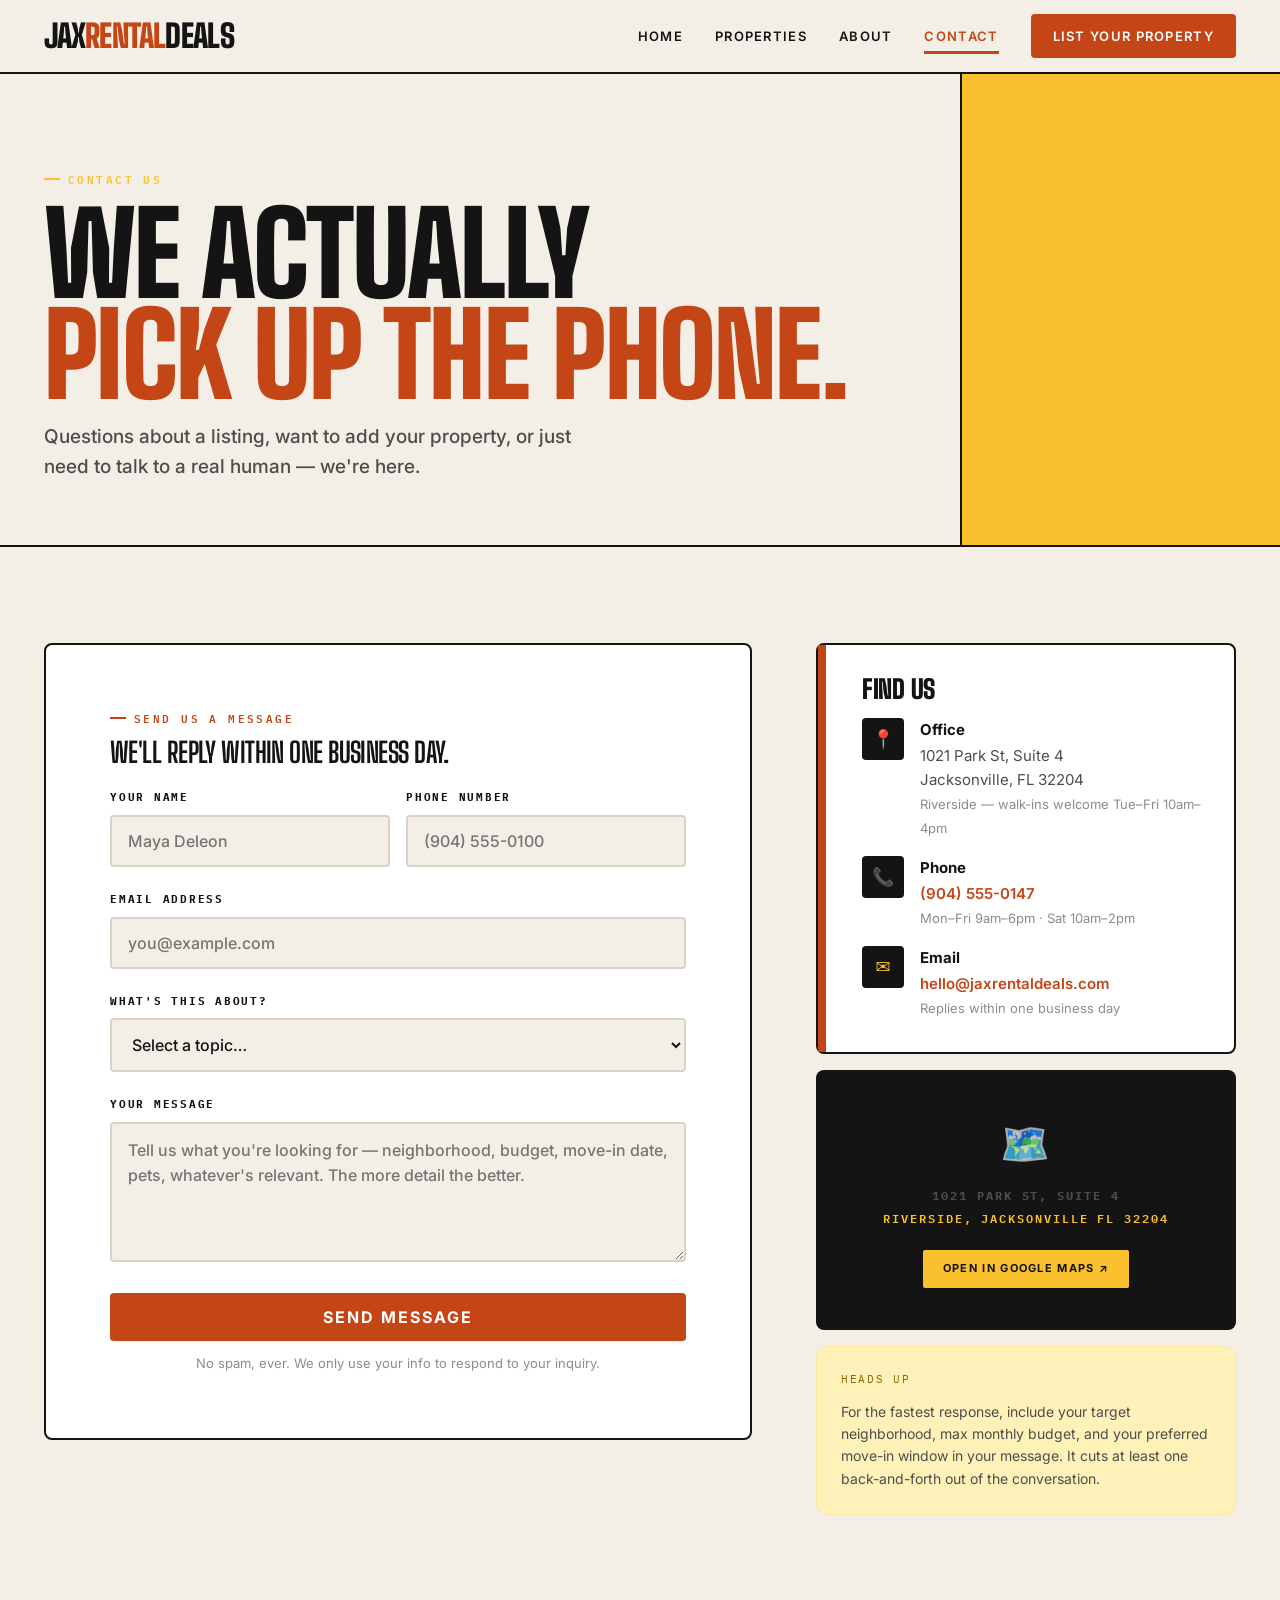
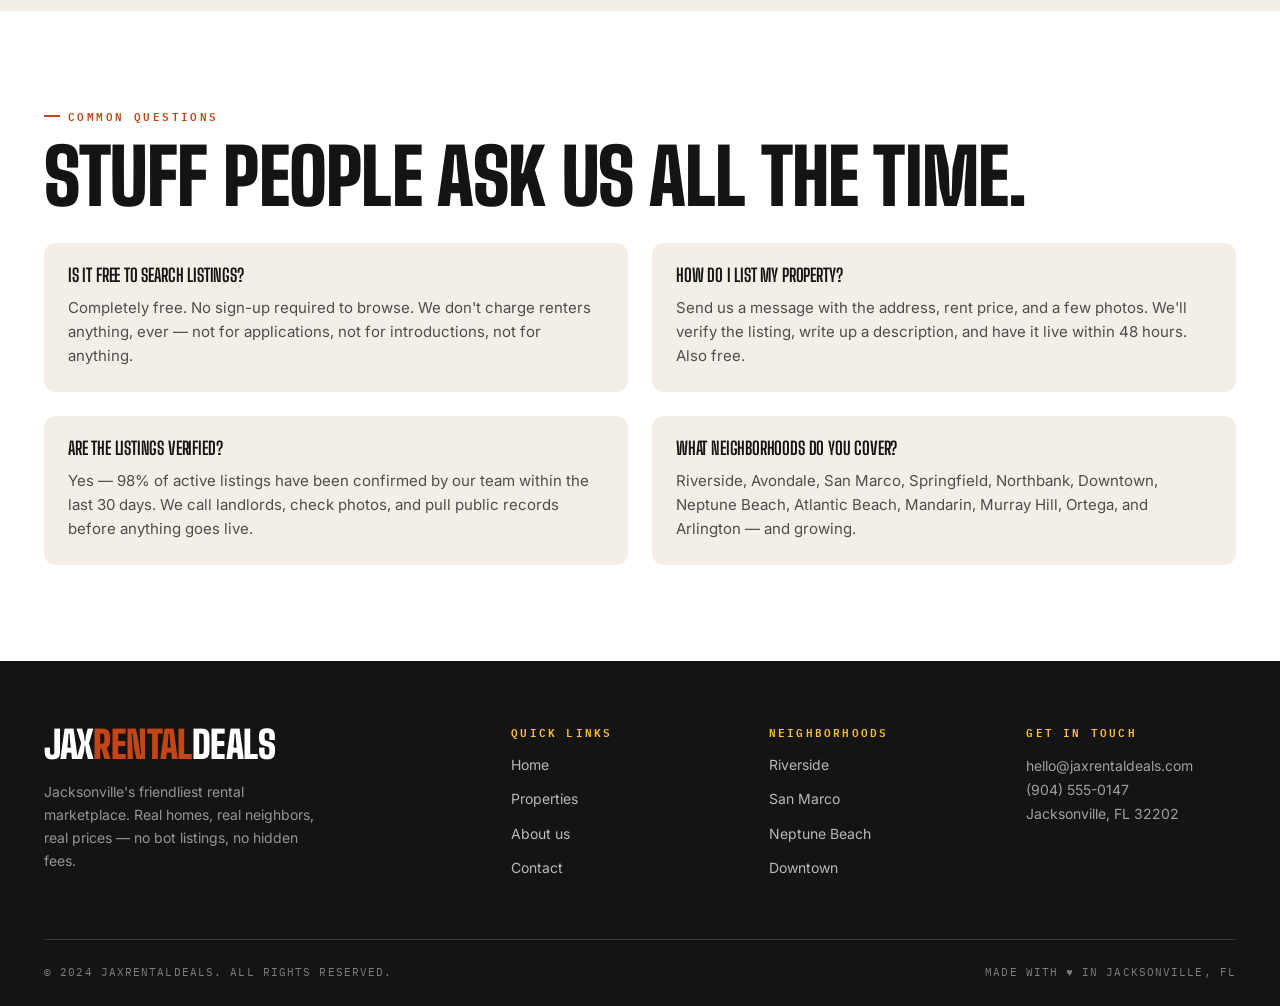
<file: contact.html>
<!DOCTYPE html>
<html lang="en">
<head>
  <meta charset="UTF-8">
  <meta name="viewport" content="width=device-width, initial-scale=1.0">
  <title>Contact Us — jaxrentaldeals</title>
  <meta name="description" content="Reach out to jaxrentaldeals — list a property, ask about a listing, or just say hello.">
  <link rel="stylesheet" href="styles.css">
</head>
<body>

<!-- NAV -->
<nav class="site-nav">
  <div class="container nav-inner">
    <a href="index.html" class="nav-logo">jax<em>rental</em>deals</a>
    <div class="nav-links">
      <a href="index.html">Home</a>
      <a href="properties.html">Properties</a>
      <a href="about.html">About</a>
      <a href="contact.html" class="active">Contact</a>
      <a href="contact.html" class="nav-cta">List your property</a>
    </div>
    <button class="nav-hamburger" aria-label="Menu">
      <span></span><span></span><span></span>
    </button>
  </div>
  <div class="nav-mobile">
    <a href="index.html">Home</a>
    <a href="properties.html">Properties</a>
    <a href="about.html">About</a>
    <a href="contact.html" class="active">Contact</a>
    <a href="contact.html" class="nav-cta btn btn-primary">List your property</a>
  </div>
</nav>

<!-- HERO -->
<header class="page-hero">
  <div class="container page-hero-inner">
    <div class="eyebrow eyebrow-light">Contact us</div>
    <h1>We actually<br><em>pick up the phone.</em></h1>
    <p>Questions about a listing, want to add your property, or just need to talk to a real human — we're here.</p>
  </div>
</header>

<!-- CONTACT SECTION -->
<section style="background:var(--shell);">
  <div class="container">
    <div class="contact-grid">

      <!-- FORM -->
      <div class="form-card">
        <div class="eyebrow" style="margin-bottom:var(--s-3);">Send us a message</div>
        <h2 style="font-family:var(--font-display); font-weight:700; font-size:28px; color:var(--ink); margin-bottom:var(--s-5); letter-spacing:-0.02em;">We'll reply within one business day.</h2>

        <form class="contact-form" novalidate>
          <div class="form-row">
            <div class="form-group">
              <label class="form-label" for="name">Your name</label>
              <input class="form-input" type="text" id="name" name="name" placeholder="Maya Deleon" required>
            </div>
            <div class="form-group">
              <label class="form-label" for="phone">Phone number</label>
              <input class="form-input" type="tel" id="phone" name="phone" placeholder="(904) 555-0100">
            </div>
          </div>

          <div class="form-group">
            <label class="form-label" for="email">Email address</label>
            <input class="form-input" type="email" id="email" name="email" placeholder="you@example.com" required>
          </div>

          <div class="form-group">
            <label class="form-label" for="subject">What's this about?</label>
            <select class="form-input" id="subject" name="subject" style="cursor:pointer;">
              <option value="">Select a topic…</option>
              <option value="renter">I'm looking for a rental</option>
              <option value="landlord">I want to list my property</option>
              <option value="listing">Question about a specific listing</option>
              <option value="other">Something else</option>
            </select>
          </div>

          <div class="form-group">
            <label class="form-label" for="message">Your message</label>
            <textarea class="form-textarea" id="message" name="message" placeholder="Tell us what you're looking for — neighborhood, budget, move-in date, pets, whatever's relevant. The more detail the better." required></textarea>
          </div>

          <button type="submit" class="btn btn-primary" style="width:100%; justify-content:center; font-size:16px;">Send message</button>

          <p style="font-size:13px; color:var(--mist); margin-top:var(--s-3); text-align:center;">No spam, ever. We only use your info to respond to your inquiry.</p>
        </form>
      </div>

      <!-- SIDEBAR -->
      <div>

        <div class="contact-info-card">
          <h3>Find us</h3>

          <div class="contact-item">
            <div class="contact-icon">📍</div>
            <div>
              <strong style="display:block; color:var(--ink); margin-bottom:2px;">Office</strong>
              1021 Park St, Suite 4<br>
              Jacksonville, FL 32204<br>
              <span style="font-size:13px; color:var(--mist);">Riverside — walk-ins welcome Tue–Fri 10am–4pm</span>
            </div>
          </div>

          <div class="contact-item">
            <div class="contact-icon">📞</div>
            <div>
              <strong style="display:block; color:var(--ink); margin-bottom:2px;">Phone</strong>
              <a href="tel:9045550147" style="color:var(--coral); font-weight:600;">(904) 555-0147</a><br>
              <span style="font-size:13px; color:var(--mist);">Mon–Fri 9am–6pm · Sat 10am–2pm</span>
            </div>
          </div>

          <div class="contact-item">
            <div class="contact-icon">✉️</div>
            <div>
              <strong style="display:block; color:var(--ink); margin-bottom:2px;">Email</strong>
              <a href="mailto:hello@jaxrentaldeals.com" style="color:var(--coral); font-weight:600;">hello@jaxrentaldeals.com</a><br>
              <span style="font-size:13px; color:var(--mist);">Replies within one business day</span>
            </div>
          </div>
        </div>

        <!-- MAP PLACEHOLDER -->
        <div class="map-placeholder">
          <div class="map-placeholder-icon">🗺️</div>
          <div>
            <strong style="display:block; color:var(--slate); margin-bottom:4px;">1021 Park St, Suite 4</strong>
            <span>Riverside, Jacksonville FL 32204</span>
          </div>
          <a href="https://maps.google.com/?q=1021+Park+St+Jacksonville+FL" target="_blank" rel="noopener" class="btn btn-ghost btn-sm" style="margin-top:var(--s-2);">Open in Google Maps ↗</a>
        </div>

        <!-- QUICK TIPS -->
        <div style="background:var(--sunshine-soft); border-radius:var(--r-lg); padding:var(--s-5); margin-top:var(--s-4); border:1px solid rgba(255,200,61,.2);">
          <div style="font-family:var(--font-mono); font-size:11px; letter-spacing:0.15em; text-transform:uppercase; color:#8A6900; margin-bottom:var(--s-3);">Heads up</div>
          <p style="font-size:14px; color:var(--slate); line-height:1.6;">For the fastest response, include your target neighborhood, max monthly budget, and your preferred move-in window in your message. It cuts at least one back-and-forth out of the conversation.</p>
        </div>

      </div>
    </div>
  </div>
</section>

<!-- FAQ BAND -->
<section style="background:var(--paper);">
  <div class="container">
    <div class="eyebrow">Common questions</div>
    <h2 class="section-title">Stuff people ask us all the time.</h2>

    <div style="display:grid; grid-template-columns:repeat(2,1fr); gap:var(--s-5); margin-top:var(--s-6);">

      <div style="background:var(--shell); border-radius:var(--r-lg); padding:var(--s-5);">
        <h3 style="font-family:var(--font-display); font-weight:700; font-size:18px; color:var(--ink); margin-bottom:var(--s-3);">Is it free to search listings?</h3>
        <p style="font-size:15px; color:var(--slate); line-height:1.6;">Completely free. No sign-up required to browse. We don't charge renters anything, ever — not for applications, not for introductions, not for anything.</p>
      </div>

      <div style="background:var(--shell); border-radius:var(--r-lg); padding:var(--s-5);">
        <h3 style="font-family:var(--font-display); font-weight:700; font-size:18px; color:var(--ink); margin-bottom:var(--s-3);">How do I list my property?</h3>
        <p style="font-size:15px; color:var(--slate); line-height:1.6;">Send us a message with the address, rent price, and a few photos. We'll verify the listing, write up a description, and have it live within 48 hours. Also free.</p>
      </div>

      <div style="background:var(--shell); border-radius:var(--r-lg); padding:var(--s-5);">
        <h3 style="font-family:var(--font-display); font-weight:700; font-size:18px; color:var(--ink); margin-bottom:var(--s-3);">Are the listings verified?</h3>
        <p style="font-size:15px; color:var(--slate); line-height:1.6;">Yes — 98% of active listings have been confirmed by our team within the last 30 days. We call landlords, check photos, and pull public records before anything goes live.</p>
      </div>

      <div style="background:var(--shell); border-radius:var(--r-lg); padding:var(--s-5);">
        <h3 style="font-family:var(--font-display); font-weight:700; font-size:18px; color:var(--ink); margin-bottom:var(--s-3);">What neighborhoods do you cover?</h3>
        <p style="font-size:15px; color:var(--slate); line-height:1.6;">Riverside, Avondale, San Marco, Springfield, Northbank, Downtown, Neptune Beach, Atlantic Beach, Mandarin, Murray Hill, Ortega, and Arlington — and growing.</p>
      </div>

    </div>
  </div>
</section>

<!-- FOOTER -->
<footer class="site-footer">
  <div class="container">
    <div class="footer-grid">
      <div class="footer-brand">
        <div class="footer-logo">jax<em>rental</em>deals</div>
        <p>Jacksonville's friendliest rental marketplace. Real homes, real neighbors, real prices — no bot listings, no hidden fees.</p>
      </div>
      <div class="footer-col">
        <h4>Quick links</h4>
        <a href="index.html">Home</a>
        <a href="properties.html">Properties</a>
        <a href="about.html">About us</a>
        <a href="contact.html">Contact</a>
      </div>
      <div class="footer-col">
        <h4>Neighborhoods</h4>
        <a href="properties.html">Riverside</a>
        <a href="properties.html">San Marco</a>
        <a href="properties.html">Neptune Beach</a>
        <a href="properties.html">Downtown</a>
      </div>
      <div class="footer-col">
        <h4>Get in touch</h4>
        <p>hello@jaxrentaldeals.com<br>(904) 555-0147<br>Jacksonville, FL 32202</p>
      </div>
    </div>
    <div class="footer-bottom">
      <p>© 2024 jaxrentaldeals. All rights reserved.</p>
      <p>Made with ♥ in Jacksonville, FL</p>
    </div>
  </div>
</footer>

<script src="script.js"></script>
</body>
</html>
</file>
<file: styles.css>
/* ============================================
   jaxrentaldeals — styles.css  ·  v7.0
   "WORKHORSE" Design System
   Industrial confidence. Bone background, rust
   + caution yellow + steel + olive. Condensed
   signage type. Carhartt meets a blueprint.
   ============================================ */

@import url('https://fonts.googleapis.com/css2?family=Big+Shoulders+Display:wght@500;700;800;900&family=Inter:wght@400;500;600;700;800&family=IBM+Plex+Mono:wght@400;500;600&display=swap');

/* === RESET & ROOT === */
*, *::before, *::after { box-sizing: border-box; margin: 0; padding: 0; }

:root {
  /* Workhorse palette: rust / steel / caution yellow / olive / charcoal */
  --coral:        #C44516;   /* deep rust — the primary brand color */
  --coral-dark:   #8B3010;
  --coral-soft:   #F5DDC8;
  --azure:        #1B4E6B;   /* steel blue — sober trust */
  --azure-dark:   #0D2A3D;
  --azure-soft:   #D0DDE5;
  --sunshine:     #FBC02D;   /* caution yellow — construction signage */
  --sunshine-soft:#FFF1B8;
  --palm:         #5F7A29;   /* olive military green */
  --palm-soft:    #E2EBC8;
  --plum:         #3D3D3D;   /* charcoal — neutral premium, no purple */
  --plum-soft:    #DCDCDC;
  --ink:          #141414;   /* deep matte black */
  --slate:        #4D4D4D;   /* cool gray */
  --mist:         #8C8C8C;
  --line:         #D9D2C5;   /* concrete border */
  --shell:        #F4EFE6;   /* bone / oat background */
  --paper:        #FFFFFF;
  --danger:       #C0392B;

  --font-display: 'Big Shoulders Display', Impact, sans-serif;
  --font-body:    'Inter', -apple-system, system-ui, sans-serif;
  --font-mono:    'IBM Plex Mono', monospace;

  --s-1: 4px; --s-2: 8px; --s-3: 12px; --s-4: 16px;
  --s-5: 24px; --s-6: 32px; --s-7: 48px; --s-8: 64px; --s-9: 96px;

  /* Sharper radii — architectural, not soft */
  --r-sm: 4px; --r-md: 8px; --r-lg: 12px; --r-xl: 16px; --r-pill: 999px;

  /* Tight contained shadows */
  --shadow-sm:    0 1px 2px rgba(20,20,20,.08);
  --shadow-md:    0 4px 12px rgba(20,20,20,.10), 0 1px 3px rgba(20,20,20,.06);
  --shadow-lg:    0 16px 32px rgba(20,20,20,.14), 0 4px 8px rgba(20,20,20,.06);
  --shadow-coral: 0 8px 20px rgba(196,69,22,.30);
  --shadow-lift:  0 24px 48px rgba(20,20,20,.18);
}

html { scroll-behavior: smooth; }

body {
  font-family: var(--font-body);
  color: var(--ink);
  background: var(--shell);
  line-height: 1.6;
  -webkit-font-smoothing: antialiased;
  font-size: 16px;
}

img { display: block; max-width: 100%; }
a { color: inherit; text-decoration: none; }
ul { list-style: none; }
button { cursor: pointer; font-family: var(--font-body); }

.container {
  max-width: 1240px;
  margin: 0 auto;
  padding: 0 var(--s-5);
}

/* === NAV — utilitarian, sharp === */
.site-nav {
  position: sticky;
  top: 0;
  z-index: 100;
  background: var(--shell);
  border-bottom: 2px solid var(--ink);
}

.nav-inner {
  display: flex;
  align-items: center;
  justify-content: space-between;
  height: 72px;
  gap: var(--s-5);
}

.nav-logo {
  font-family: var(--font-display);
  font-weight: 900;
  font-size: 32px;
  letter-spacing: -0.02em;
  color: var(--ink);
  flex-shrink: 0;
  text-transform: uppercase;
  line-height: 1;
}

.nav-logo em {
  font-style: normal;
  color: var(--coral);
}

.nav-links {
  display: flex;
  align-items: center;
  gap: var(--s-6);
}

.nav-links a {
  font-size: 13px;
  font-weight: 600;
  color: var(--ink);
  transition: color 0.15s;
  position: relative;
  text-transform: uppercase;
  letter-spacing: 0.1em;
}

.nav-links a:hover,
.nav-links a.active { color: var(--coral); }

.nav-links a.active::after {
  content: '';
  position: absolute;
  bottom: -8px;
  left: 0; right: 0;
  height: 3px;
  background: var(--coral);
}

.nav-cta {
  background: var(--coral);
  color: white !important;
  padding: 12px 22px;
  border-radius: var(--r-sm);
  font-weight: 700;
  font-size: 12px;
  letter-spacing: 0.12em;
  text-transform: uppercase;
  transition: all 0.15s !important;
  flex-shrink: 0;
  border: none;
}

.nav-cta:hover {
  background: var(--ink) !important;
  color: var(--sunshine) !important;
}

.nav-cta::after { display: none !important; }

.nav-hamburger {
  display: none;
  flex-direction: column;
  gap: 5px;
  background: none;
  border: none;
  padding: var(--s-2);
  cursor: pointer;
}

.nav-hamburger span {
  display: block;
  width: 26px;
  height: 3px;
  background: var(--ink);
  transition: all 0.3s;
}

.nav-hamburger.open span:nth-child(1) { transform: translateY(8px) rotate(45deg); }
.nav-hamburger.open span:nth-child(2) { opacity: 0; }
.nav-hamburger.open span:nth-child(3) { transform: translateY(-8px) rotate(-45deg); }

.nav-mobile {
  display: none;
  flex-direction: column;
  padding: var(--s-4) var(--s-5) var(--s-5);
  gap: var(--s-4);
  border-top: 2px solid var(--ink);
  background: var(--paper);
}

.nav-mobile a {
  font-size: 14px;
  font-weight: 600;
  color: var(--ink);
  padding: var(--s-3) 0;
  border-bottom: 1px solid var(--line);
  text-transform: uppercase;
  letter-spacing: 0.1em;
}

.nav-mobile a:last-child { border-bottom: none; }
.nav-mobile a.active { color: var(--coral); }

.nav-mobile .nav-cta {
  text-align: center;
  display: block;
  margin-top: var(--s-2);
}

/* === BUTTONS — sharp, signage-like === */
.btn {
  display: inline-flex;
  align-items: center;
  gap: var(--s-2);
  font-family: var(--font-body);
  font-weight: 700;
  font-size: 13px;
  padding: 14px 28px;
  border: none;
  border-radius: var(--r-sm);
  transition: all 0.15s;
  text-decoration: none;
  text-transform: uppercase;
  letter-spacing: 0.12em;
}

.btn-primary {
  background: var(--coral);
  color: white;
  box-shadow: var(--shadow-sm);
}

.btn-primary:hover {
  background: var(--ink);
  color: var(--sunshine);
}

.btn-secondary {
  background: var(--ink);
  color: white;
}

.btn-secondary:hover {
  background: var(--coral);
  color: white;
}

.btn-outline {
  background: transparent;
  color: var(--ink);
  border: 2px solid var(--ink);
}

.btn-outline:hover {
  background: var(--ink);
  color: var(--sunshine);
}

.btn-ghost {
  background: var(--sunshine);
  color: var(--ink);
  border: 2px solid var(--ink);
}

.btn-ghost:hover {
  background: var(--ink);
  color: var(--sunshine);
}

.btn-sm {
  padding: 10px 20px;
  font-size: 11px;
}

/* === BADGES / TAGS === */
.badge {
  display: inline-flex;
  align-items: center;
  gap: 6px;
  padding: 6px 12px;
  border-radius: var(--r-sm);
  font-size: 11px;
  font-weight: 700;
  font-family: var(--font-mono);
  letter-spacing: 0.1em;
  text-transform: uppercase;
}

.badge-dot {
  width: 6px;
  height: 6px;
  border-radius: 50%;
  flex-shrink: 0;
}

.badge-available { background: var(--palm); color: white; }
.badge-available .badge-dot { background: var(--sunshine); }

.badge-hot { background: var(--coral); color: white; }
.badge-hot .badge-dot { background: var(--sunshine); }

.badge-new { background: var(--sunshine); color: var(--ink); }
.badge-new .badge-dot { background: var(--ink); }

.tag {
  display: inline-flex;
  align-items: center;
  padding: 4px 10px;
  border-radius: var(--r-sm);
  font-size: 12px;
  font-weight: 600;
  font-family: var(--font-mono);
  letter-spacing: 0.05em;
  text-transform: uppercase;
  border: 1px solid currentColor;
}

.tag-coral { background: transparent; color: var(--coral); }
.tag-palm  { background: transparent; color: var(--palm); }
.tag-azure { background: transparent; color: var(--azure); }
.tag-sun   { background: var(--sunshine); color: var(--ink); border-color: var(--ink); }
.tag-plum  { background: transparent; color: var(--ink); }

/* === SECTION ELEMENTS === */
.eyebrow {
  font-family: var(--font-mono);
  font-size: 11px;
  letter-spacing: 0.22em;
  text-transform: uppercase;
  color: var(--coral);
  margin-bottom: var(--s-4);
  font-weight: 600;
  position: relative;
  padding-left: var(--s-5);
}

.eyebrow::before {
  content: '';
  position: absolute;
  left: 0;
  top: 50%;
  transform: translateY(-50%);
  width: 16px;
  height: 2px;
  background: var(--coral);
}

.eyebrow-light { color: var(--sunshine); }
.eyebrow-light::before { background: var(--sunshine); }

h1, h2, h3, h4 {
  font-family: var(--font-display);
  letter-spacing: -0.01em;
  line-height: 0.95;
  font-weight: 800;
  text-transform: uppercase;
}

.section-title {
  font-family: var(--font-display);
  font-weight: 900;
  font-size: clamp(44px, 6vw, 80px);
  color: var(--ink);
  margin-bottom: var(--s-5);
  line-height: 0.92;
  letter-spacing: -0.01em;
  text-transform: uppercase;
}

.section-desc {
  font-size: 17px;
  color: var(--slate);
  max-width: 640px;
  line-height: 1.65;
  font-weight: 400;
}

section { padding: var(--s-9) 0; }

/* === PROPERTY CARDS — flat, architectural === */
.listings-grid {
  display: grid;
  grid-template-columns: repeat(3, 1fr);
  gap: var(--s-5);
}

.prop-card {
  background: var(--paper);
  border-radius: var(--r-md);
  overflow: hidden;
  box-shadow: var(--shadow-sm);
  transition: all 0.2s;
  display: flex;
  flex-direction: column;
  border: 1px solid var(--line);
}

.prop-card:hover {
  transform: translateY(-4px);
  box-shadow: var(--shadow-md);
  border-color: var(--ink);
}

.prop-image {
  position: relative;
  height: 220px;
  overflow: hidden;
  flex-shrink: 0;
  border-bottom: 1px solid var(--line);
}

.prop-image img {
  width: 100%;
  height: 100%;
  object-fit: cover;
  transition: transform 0.5s;
  filter: contrast(1.05);
}

.prop-card:hover .prop-image img { transform: scale(1.04); }

.prop-image-badge {
  position: absolute;
  top: var(--s-3);
  left: var(--s-3);
  padding: 5px 11px;
  border-radius: var(--r-sm);
  display: flex;
  align-items: center;
  gap: 6px;
}

.prop-fav {
  position: absolute;
  top: var(--s-3);
  right: var(--s-3);
  background: var(--paper);
  width: 36px;
  height: 36px;
  border-radius: var(--r-sm);
  display: grid;
  place-items: center;
  font-size: 15px;
  border: 1px solid var(--line);
  cursor: pointer;
  transition: all 0.15s;
  box-shadow: var(--shadow-sm);
}

.prop-fav:hover {
  background: var(--ink);
  color: var(--sunshine);
  border-color: var(--ink);
}
.prop-fav.saved { color: var(--coral); }

.prop-body {
  padding: var(--s-5);
  display: flex;
  flex-direction: column;
  gap: var(--s-3);
  flex: 1;
}

.prop-price {
  font-family: var(--font-display);
  font-weight: 900;
  font-size: 42px;
  color: var(--ink);
  letter-spacing: -0.02em;
  line-height: 0.9;
}

.prop-price span {
  font-size: 14px;
  color: var(--mist);
  font-weight: 500;
  font-family: var(--font-body);
  text-transform: uppercase;
  letter-spacing: 0.1em;
  margin-left: 6px;
}

.prop-address {
  font-size: 16px;
  color: var(--ink);
  font-weight: 600;
}

.prop-neighborhood {
  font-family: var(--font-mono);
  font-size: 11px;
  letter-spacing: 0.16em;
  text-transform: uppercase;
  color: var(--coral);
  font-weight: 600;
}

.prop-specs {
  display: flex;
  gap: var(--s-4);
  padding-top: var(--s-3);
  border-top: 1px solid var(--line);
  font-size: 12px;
  color: var(--slate);
  font-family: var(--font-mono);
  letter-spacing: 0.05em;
  text-transform: uppercase;
}

.prop-specs strong {
  color: var(--ink);
  font-weight: 700;
}

.prop-action {
  margin-top: auto;
  padding-top: var(--s-4);
}

/* === FEATURE CARDS === */
.feature-grid {
  display: grid;
  grid-template-columns: repeat(2, 1fr);
  gap: var(--s-6);
}

.feature-card {
  background: var(--paper);
  border-radius: var(--r-md);
  overflow: hidden;
  box-shadow: var(--shadow-sm);
  transition: all 0.2s;
  border: 1px solid var(--line);
}

.feature-card:hover {
  transform: translateY(-4px);
  box-shadow: var(--shadow-md);
  border-color: var(--ink);
}

.feature-image {
  height: 300px;
  overflow: hidden;
  border-bottom: 1px solid var(--line);
}

.feature-image img {
  width: 100%;
  height: 100%;
  object-fit: cover;
  transition: transform 0.5s;
  filter: contrast(1.05);
}

.feature-card:hover .feature-image img { transform: scale(1.03); }

.feature-body { padding: var(--s-6); }

.feature-body h3 {
  font-family: var(--font-display);
  font-weight: 900;
  font-size: 36px;
  color: var(--ink);
  margin-bottom: var(--s-2);
  line-height: 0.95;
  text-transform: uppercase;
  letter-spacing: -0.01em;
}

.feature-neighborhood {
  font-family: var(--font-mono);
  font-size: 11px;
  letter-spacing: 0.18em;
  text-transform: uppercase;
  color: var(--coral);
  margin-bottom: var(--s-3);
  font-weight: 600;
}

.feature-desc {
  font-size: 15px;
  color: var(--slate);
  line-height: 1.65;
  margin-bottom: var(--s-4);
}

.amenity-tags {
  display: flex;
  flex-wrap: wrap;
  gap: var(--s-2);
}

/* === HERO — bone bg, HUGE condensed type, color blocks === */
.hero {
  background: var(--shell);
  color: var(--ink);
  padding: var(--s-9) 0 var(--s-8);
  position: relative;
  overflow: hidden;
  border-bottom: 2px solid var(--ink);
}

.hero::before {
  content: '';
  position: absolute;
  width: 35%;
  height: 100%;
  background: var(--coral);
  top: 0;
  right: 0;
  z-index: 0;
}

.hero::after {
  content: '';
  position: absolute;
  width: 16%;
  height: 35%;
  background: var(--sunshine);
  bottom: 0;
  right: 35%;
  z-index: 0;
  border-left: 2px solid var(--ink);
  border-top: 2px solid var(--ink);
}

.hero-inner {
  position: relative;
  z-index: 1;
}

.hero-title {
  font-family: var(--font-display);
  font-weight: 900;
  font-size: clamp(64px, 10vw, 144px);
  line-height: 0.85;
  letter-spacing: -0.02em;
  margin-bottom: var(--s-5);
  text-transform: uppercase;
  color: var(--ink);
}

.hero-title em {
  font-style: normal;
  color: var(--coral);
}

.hero-sub {
  font-size: 19px;
  color: var(--slate);
  max-width: 540px;
  margin-bottom: var(--s-6);
  line-height: 1.55;
  font-weight: 500;
}

/* === SEARCH BAR === */
.searchbar {
  background: var(--paper);
  padding: var(--s-2);
  border: 2px solid var(--ink);
  border-radius: var(--r-sm);
  display: flex;
  align-items: center;
  gap: var(--s-2);
  max-width: 640px;
  box-shadow: var(--shadow-sm);
}

.searchbar input {
  border: none;
  outline: none;
  flex: 1;
  padding: 12px var(--s-4);
  font-size: 15px;
  font-family: var(--font-body);
  background: transparent;
  color: var(--ink);
  min-width: 0;
  font-weight: 500;
}

.searchbar input::placeholder { color: var(--mist); }

.searchbar select {
  border: none;
  border-left: 1px solid var(--line);
  outline: none;
  padding: 12px var(--s-4);
  font-size: 12px;
  font-family: var(--font-mono);
  color: var(--ink);
  background: transparent;
  cursor: pointer;
  text-transform: uppercase;
  letter-spacing: 0.08em;
  font-weight: 600;
}

/* === STATS BAR — huge condensed numbers === */
.stats-bar {
  display: flex;
  gap: var(--s-8);
  padding: var(--s-7) 0;
  border-top: 2px solid var(--ink);
  border-bottom: 2px solid var(--ink);
  flex-wrap: wrap;
}

.stat-item .stat-num {
  font-family: var(--font-display);
  font-weight: 900;
  font-size: 96px;
  letter-spacing: -0.02em;
  color: var(--coral);
  line-height: 0.85;
}

.stat-item .stat-label {
  font-size: 11px;
  color: var(--ink);
  margin-top: var(--s-3);
  font-family: var(--font-mono);
  letter-spacing: 0.2em;
  text-transform: uppercase;
  font-weight: 600;
}

/* === VALUES CARDS — strong color blocks with borders === */
.values-grid {
  display: grid;
  grid-template-columns: repeat(2, 1fr);
  gap: var(--s-5);
}

.value-card {
  background: var(--paper);
  border-radius: var(--r-md);
  padding: var(--s-7);
  border: 2px solid var(--ink);
  transition: all 0.2s;
  position: relative;
}

.value-card::before {
  content: '';
  position: absolute;
  top: 0; left: 0;
  width: 100%;
  height: 8px;
  background: var(--coral);
}

.value-card:nth-child(1)::before { background: var(--coral); }
.value-card:nth-child(2)::before { background: var(--sunshine); }
.value-card:nth-child(3)::before { background: var(--palm); }
.value-card:nth-child(4)::before { background: var(--azure); }

.value-card:hover {
  transform: translateY(-4px);
  box-shadow: var(--shadow-md);
}

.value-icon {
  font-size: 40px;
  margin-bottom: var(--s-4);
  display: inline-flex;
  width: 64px;
  height: 64px;
  background: var(--shell);
  border: 2px solid var(--ink);
  border-radius: var(--r-sm);
  align-items: center;
  justify-content: center;
}

.value-card h3 {
  font-family: var(--font-display);
  font-weight: 900;
  font-size: 32px;
  color: var(--ink);
  margin-bottom: var(--s-3);
  line-height: 0.95;
  text-transform: uppercase;
  letter-spacing: -0.01em;
}

.value-card p {
  font-size: 16px;
  color: var(--slate);
  line-height: 1.65;
}

/* === TEAM === */
.team-grid {
  display: grid;
  grid-template-columns: repeat(4, 1fr);
  gap: var(--s-5);
}

.team-card {
  background: transparent;
  border-radius: 0;
  padding: 0;
  text-align: left;
  transition: all 0.2s;
}

.team-avatar {
  width: 100%;
  height: 240px;
  border-radius: var(--r-sm);
  object-fit: cover;
  margin: 0 0 var(--s-4);
  border: 2px solid var(--ink);
  filter: contrast(1.1) grayscale(60%);
  transition: filter 0.3s;
}

.team-card:hover .team-avatar { filter: contrast(1.1) grayscale(0%); }

.team-name {
  font-family: var(--font-display);
  font-weight: 900;
  font-size: 26px;
  color: var(--ink);
  margin-bottom: 4px;
  line-height: 0.95;
  text-transform: uppercase;
  letter-spacing: -0.01em;
}

.team-role {
  font-size: 11px;
  color: var(--coral);
  font-family: var(--font-mono);
  letter-spacing: 0.16em;
  text-transform: uppercase;
  font-weight: 600;
}

/* === CONTACT FORM === */
.contact-grid {
  display: grid;
  grid-template-columns: 1fr 420px;
  gap: var(--s-8);
  align-items: start;
}

.form-card {
  background: var(--paper);
  border-radius: var(--r-md);
  padding: var(--s-8);
  border: 2px solid var(--ink);
}

.form-group { margin-bottom: var(--s-5); }

.form-label {
  display: block;
  font-size: 11px;
  font-weight: 700;
  color: var(--ink);
  margin-bottom: 8px;
  letter-spacing: 0.16em;
  font-family: var(--font-mono);
  text-transform: uppercase;
}

.form-input,
.form-textarea {
  width: 100%;
  padding: 14px 16px;
  border: 2px solid var(--line);
  border-radius: var(--r-sm);
  font-family: var(--font-body);
  font-size: 16px;
  color: var(--ink);
  background: var(--shell);
  transition: all 0.15s;
  outline: none;
  font-weight: 500;
}

.form-input:focus,
.form-textarea:focus {
  background: var(--paper);
  border-color: var(--ink);
}

.form-textarea {
  resize: vertical;
  min-height: 140px;
  line-height: 1.6;
}

.form-row {
  display: grid;
  grid-template-columns: 1fr 1fr;
  gap: var(--s-4);
}

.contact-info-card {
  background: var(--paper);
  border-radius: var(--r-md);
  padding: var(--s-6);
  border: 2px solid var(--ink);
  margin-bottom: var(--s-4);
  position: relative;
}

.contact-info-card::before {
  content: '';
  position: absolute;
  top: 0; left: 0;
  width: 8px;
  height: 100%;
  background: var(--coral);
}

.contact-info-card:nth-of-type(2)::before { background: var(--sunshine); }
.contact-info-card:nth-of-type(3)::before { background: var(--palm); }

.contact-info-card h3 {
  font-family: var(--font-display);
  font-weight: 900;
  font-size: 26px;
  color: var(--ink);
  margin-bottom: var(--s-4);
  text-transform: uppercase;
  line-height: 0.95;
  padding-left: var(--s-3);
}

.contact-item {
  display: flex;
  gap: var(--s-4);
  align-items: flex-start;
  margin-bottom: var(--s-4);
  font-size: 15px;
  color: var(--slate);
  padding-left: var(--s-3);
}

.contact-item:last-child { margin-bottom: 0; }

.contact-icon {
  width: 42px;
  height: 42px;
  background: var(--ink);
  border-radius: var(--r-sm);
  display: grid;
  place-items: center;
  font-size: 18px;
  flex-shrink: 0;
  color: var(--sunshine);
}

.map-placeholder {
  background: var(--ink);
  border-radius: var(--r-md);
  height: 260px;
  display: flex;
  flex-direction: column;
  align-items: center;
  justify-content: center;
  gap: var(--s-3);
  color: var(--sunshine);
  font-size: 12px;
  text-align: center;
  font-family: var(--font-mono);
  letter-spacing: 0.16em;
  text-transform: uppercase;
  font-weight: 600;
}

.map-placeholder-icon { font-size: 40px; opacity: 0.85; }

/* === DARK SECTION === */
.dark-section {
  background: var(--ink);
  color: white;
  padding: var(--s-9) 0;
}

.dark-section .section-title { color: white; }
.dark-section .section-desc { color: rgba(255,255,255,0.78); }
.dark-section .eyebrow { color: var(--sunshine); }
.dark-section .eyebrow::before { background: var(--sunshine); }

/* === PAGE HERO === */
.page-hero {
  background: var(--shell);
  color: var(--ink);
  padding: var(--s-9) 0 var(--s-8);
  position: relative;
  overflow: hidden;
  border-bottom: 2px solid var(--ink);
}

.page-hero::after {
  content: '';
  position: absolute;
  width: 25%;
  height: 100%;
  background: var(--sunshine);
  top: 0;
  right: 0;
  border-left: 2px solid var(--ink);
  z-index: 0;
}

.page-hero-inner {
  position: relative;
  z-index: 1;
}

.page-hero h1 {
  font-family: var(--font-display);
  font-weight: 900;
  font-size: clamp(56px, 9vw, 128px);
  line-height: 0.88;
  letter-spacing: -0.015em;
  margin-bottom: var(--s-4);
  text-transform: uppercase;
  color: var(--ink);
}

.page-hero h1 em {
  font-style: normal;
  color: var(--coral);
}

.page-hero p {
  font-size: 19px;
  color: var(--slate);
  max-width: 540px;
  line-height: 1.55;
  font-weight: 500;
}

/* === FOOTER === */
.site-footer {
  background: var(--ink);
  color: white;
  padding: var(--s-8) 0 var(--s-5);
  border-top: 2px solid var(--ink);
}

.footer-grid {
  display: grid;
  grid-template-columns: 2fr 1fr 1fr 1fr;
  gap: var(--s-7);
  margin-bottom: var(--s-7);
}

.footer-brand .footer-logo {
  font-family: var(--font-display);
  font-weight: 900;
  font-size: 38px;
  letter-spacing: -0.015em;
  margin-bottom: var(--s-4);
  line-height: 0.95;
  text-transform: uppercase;
}

.footer-brand .footer-logo em {
  font-style: normal;
  color: var(--coral);
}

.footer-brand p {
  font-size: 14px;
  color: rgba(255,255,255,0.55);
  line-height: 1.65;
  max-width: 280px;
}

.footer-col h4 {
  font-family: var(--font-mono);
  font-size: 11px;
  letter-spacing: 0.2em;
  text-transform: uppercase;
  color: var(--sunshine);
  margin-bottom: var(--s-4);
  font-weight: 600;
}

.footer-col a {
  display: block;
  font-size: 14px;
  color: rgba(255,255,255,0.7);
  margin-bottom: var(--s-3);
  transition: color 0.15s;
}

.footer-col a:hover { color: var(--sunshine); }

.footer-col p {
  font-size: 14px;
  color: rgba(255,255,255,0.6);
  line-height: 1.7;
}

.footer-bottom {
  border-top: 1px solid rgba(255,255,255,0.15);
  padding-top: var(--s-5);
  display: flex;
  align-items: center;
  justify-content: space-between;
  flex-wrap: wrap;
  gap: var(--s-3);
}

.footer-bottom p {
  font-size: 11px;
  color: rgba(255,255,255,0.45);
  font-family: var(--font-mono);
  letter-spacing: 0.1em;
  text-transform: uppercase;
}

/* === NEIGHBORHOOD PILL === */
.neighborhood-pill {
  display: inline-flex;
  align-items: center;
  gap: var(--s-2);
  padding: 8px 14px;
  background: var(--paper);
  border-radius: var(--r-sm);
  font-family: var(--font-mono);
  font-size: 11px;
  letter-spacing: 0.14em;
  text-transform: uppercase;
  color: var(--ink);
  border: 2px solid var(--ink);
  transition: all 0.15s;
  cursor: pointer;
  font-weight: 600;
}

.neighborhood-pill:hover,
.neighborhood-pill.active {
  background: var(--ink);
  color: var(--sunshine);
}

/* === ABOUT STORY === */
.story-grid {
  display: grid;
  grid-template-columns: 1fr 1fr;
  gap: var(--s-8);
  align-items: center;
}

.story-text h2 {
  font-family: var(--font-display);
  font-weight: 900;
  font-size: clamp(44px, 5.5vw, 72px);
  color: var(--ink);
  margin-bottom: var(--s-5);
  line-height: 0.92;
  text-transform: uppercase;
  letter-spacing: -0.01em;
}

.story-text p {
  font-size: 17px;
  color: var(--slate);
  line-height: 1.7;
  margin-bottom: var(--s-4);
}

.story-image {
  border-radius: var(--r-md);
  overflow: hidden;
  border: 2px solid var(--ink);
  box-shadow: var(--shadow-md);
}

.story-image img {
  width: 100%;
  height: 460px;
  object-fit: cover;
  filter: contrast(1.05);
}

/* === FILTER STRIP === */
.filter-strip {
  background: var(--paper);
  border-top: 2px solid var(--ink);
  border-bottom: 2px solid var(--ink);
  padding: var(--s-4) 0;
}

.filter-inner {
  display: flex;
  gap: var(--s-3);
  align-items: center;
  flex-wrap: wrap;
}

.filter-label {
  font-family: var(--font-mono);
  font-size: 11px;
  letter-spacing: 0.2em;
  text-transform: uppercase;
  color: var(--ink);
  flex-shrink: 0;
  margin-right: var(--s-2);
  font-weight: 700;
}

/* === RESPONSIVE === */
@media (max-width: 1024px) {
  .listings-grid { grid-template-columns: repeat(2, 1fr); }
  .feature-grid  { grid-template-columns: 1fr; }
  .team-grid     { grid-template-columns: repeat(2, 1fr); }
  .footer-grid   { grid-template-columns: 1fr 1fr; gap: var(--s-6); }
  .contact-grid  { grid-template-columns: 1fr; }
  .values-grid   { grid-template-columns: 1fr; }
  .story-grid    { grid-template-columns: 1fr; }
  .story-image   { order: -1; }
  .story-image img { height: 320px; }
  .stat-item .stat-num { font-size: 72px; }
}

@media (max-width: 640px) {
  .nav-links    { display: none; }
  .nav-hamburger { display: flex; }
  .nav-mobile.open { display: flex; }

  .listings-grid { grid-template-columns: 1fr; }
  .team-grid     { grid-template-columns: 1fr; }
  .footer-grid   { grid-template-columns: 1fr; }
  .form-row      { grid-template-columns: 1fr; }
  .stats-bar     { gap: var(--s-5); flex-direction: column; }

  .hero-title { font-size: 64px; }
  .section-title { font-size: 44px; }
  .page-hero h1 { font-size: 56px; }
  .stat-item .stat-num { font-size: 56px; }

  section { padding: var(--s-7) 0; }

  .searchbar { flex-direction: column; padding: var(--s-4); }
  .searchbar input { width: 100%; padding: var(--s-3) var(--s-4); }
  .searchbar select { border-left: none; border-top: 1px solid var(--line); width: 100%; }
  .searchbar .btn { width: 100%; justify-content: center; }
}
</file>
